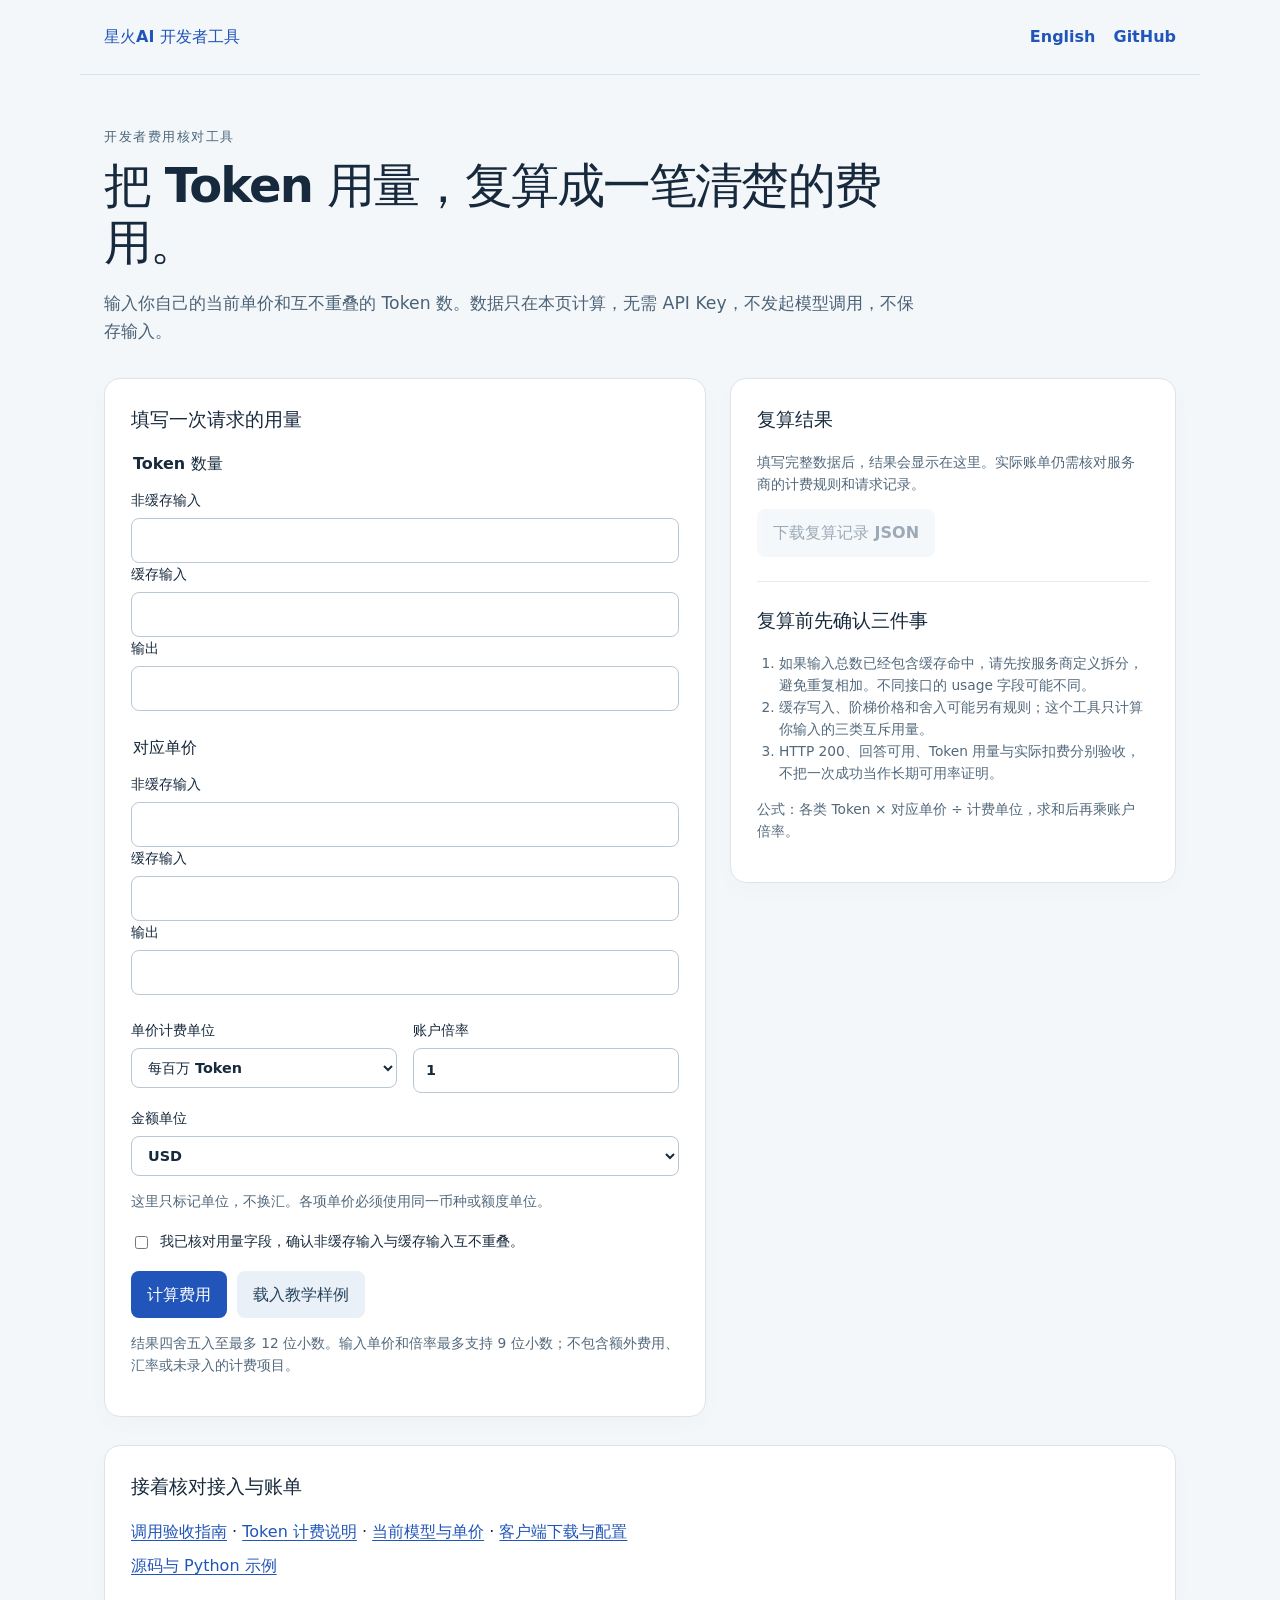
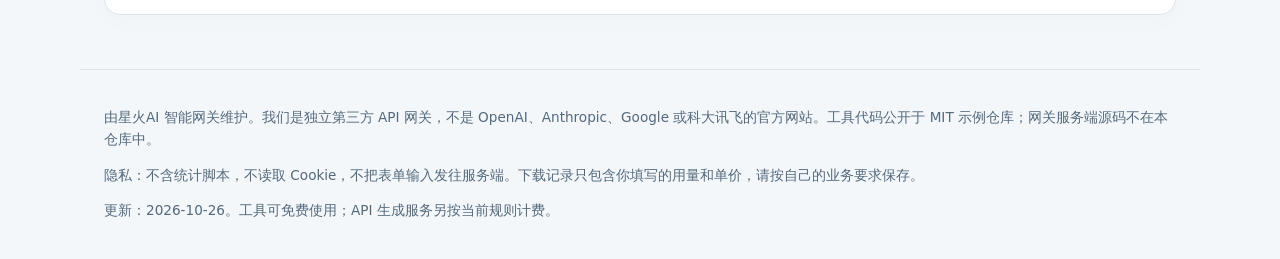
<file: docs/index.html>
<!doctype html>
<html lang="zh-CN"><head><meta name="msvalidate.01" content="32C42AF16C4BE6F711ACE93FC1A48E85" /><meta name="google-site-verification" content="NCB5ia8crbYIGJXTx5_PARmyH74356doxOQrdIDNysc" /><meta charset="utf-8"><meta name="viewport" content="width=device-width, initial-scale=1">
<title>AI API Token 费用复算工具｜星火AI 智能网关</title><meta name="description" content="输入非缓存输入、缓存输入和输出 Token 及自己的当前单价，复算 API 费用。支持千 Token、百万 Token 和账户倍率，中英文界面，计算在本地完成。"><meta name="robots" content="index,follow"><meta name="referrer" content="strict-origin-when-cross-origin">
<link rel="canonical" href="https://jiaye-apple.github.io/xinghuo-ai-examples/"><link rel="alternate" hreflang="zh-CN" href="https://jiaye-apple.github.io/xinghuo-ai-examples/"><link rel="alternate" hreflang="en" href="https://jiaye-apple.github.io/xinghuo-ai-examples/en/"><link rel="alternate" hreflang="x-default" href="https://jiaye-apple.github.io/xinghuo-ai-examples/en/">
<link rel="icon" href="https://ai.wfpromax.xyz/guides/brand-icon-94f8271dd7fd.png"><meta property="og:image" content="https://ai.wfpromax.xyz/guides/brand-icon-94f8271dd7fd.png"><meta name="twitter:card" content="summary"><meta property="og:type" content="website"><meta property="og:title" content="AI API Token 费用复算工具｜星火AI 智能网关"><meta property="og:description" content="输入非缓存输入、缓存输入和输出 Token 及自己的当前单价，复算 API 费用。支持千 Token、百万 Token 和账户倍率，中英文界面，计算在本地完成。"><meta property="og:url" content="https://jiaye-apple.github.io/xinghuo-ai-examples/">
<link rel="stylesheet" href="assets/style.css"><script defer src="assets/calculator.js"></script><script type="application/ld+json">{"@context": "https://schema.org", "@type": "WebApplication", "name": "AI API Token 费用复算工具｜星火AI 智能网关", "url": "https://jiaye-apple.github.io/xinghuo-ai-examples/", "description": "输入非缓存输入、缓存输入和输出 Token 及自己的当前单价，复算 API 费用。支持千 Token、百万 Token 和账户倍率，中英文界面，计算在本地完成。", "inLanguage": "zh-CN", "applicationCategory": "DeveloperApplication", "operatingSystem": "Any", "offers": {"@type": "Offer", "price": "0", "priceCurrency": "USD"}, "author": {"@type": "Organization", "name": "Xinghuo AI Gateway / 星火AI 智能网关", "url": "https://ai.wfpromax.xyz/"}}</script></head>
<body><header><a href="https://ai.wfpromax.xyz/?utm_source=github_pages&amp;utm_medium=referral&amp;utm_campaign=token_worksheet">星火AI 开发者工具</a><nav aria-label="Language"><a href="en/" lang="en">English</a><a href="https://github.com/Jiaye-apple/xinghuo-ai-examples">GitHub</a></nav></header>
<main><p class="eyebrow">开发者费用核对工具</p><h1>把 Token 用量，复算成一笔清楚的费用。</h1><p class="intro">输入你自己的当前单价和互不重叠的 Token 数。数据只在本页计算，无需 API Key，不发起模型调用，不保存输入。</p>
<div class="workspace"><section class="panel"><h2>填写一次请求的用量</h2><form>
<fieldset><legend>Token 数量</legend><label for="input">非缓存输入<input id="input" name="input" inputmode="numeric" autocomplete="off" required value="" aria-describedby="precision"></label><label for="cache">缓存输入<input id="cache" name="cache" inputmode="numeric" autocomplete="off" required value="" aria-describedby="precision"></label><label for="output">输出<input id="output" name="output" inputmode="numeric" autocomplete="off" required value="" aria-describedby="precision"></label></fieldset><fieldset><legend>对应单价</legend><label for="inputRate">非缓存输入<input id="inputRate" name="inputRate" inputmode="decimal" autocomplete="off" required value="" aria-describedby="precision"></label><label for="cacheRate">缓存输入<input id="cacheRate" name="cacheRate" inputmode="decimal" autocomplete="off" required value="" aria-describedby="precision"></label><label for="outputRate">输出<input id="outputRate" name="outputRate" inputmode="decimal" autocomplete="off" required value="" aria-describedby="precision"></label></fieldset>
<div class="row"><label for="unit">单价计费单位<select id="unit" name="unit"><option value="1000000">每百万 Token</option><option value="1000">每千 Token</option></select></label><label for="multiplier">账户倍率<input id="multiplier" name="multiplier" inputmode="decimal" autocomplete="off" required value="1" aria-describedby="precision"></label></div>
<label for="currency">金额单位<select id="currency" name="currency"><option>USD</option><option>CNY</option><option value="credits">额度单位</option></select></label><p class="small">这里只标记单位，不换汇。各项单价必须使用同一币种或额度单位。</p>
<label class="check"><input type="checkbox" name="disjoint">我已核对用量字段，确认非缓存输入与缓存输入互不重叠。</label><div class="actions"><button id="calculate" type="button">计算费用</button><button id="sample" class="secondary" type="button">载入教学样例</button></div><p id="error" role="alert"></p></form>
<p id="sample-note" class="notice small" hidden>当前为合成教学样例，Token 数和价格均为假设，不是星火AI当前报价。</p><p id="precision" class="small">结果四舍五入至最多 12 位小数。输入单价和倍率最多支持 9 位小数；不包含额外费用、汇率或未录入的计费项目。</p><noscript><p class="notice">请启用 JavaScript 进行本地计算；下面的公式仍可手工复算。</p></noscript></section>
<aside><section class="panel"><h2>复算结果</h2><p class="small">填写完整数据后，结果会显示在这里。实际账单仍需核对服务商的计费规则和请求记录。</p><div id="result" role="status" aria-live="polite" hidden><div class="result-label">应用倍率后的估算金额</div><div class="amount"><span data-result="total"></span> <span class="currency" data-currency></span></div><dl><div><dt>非缓存输入</dt><dd data-result="input"></dd></div><div><dt>缓存输入</dt><dd data-result="cache"></dd></div><div><dt>输出</dt><dd data-result="output"></dd></div><div><dt>基础费用</dt><dd data-result="base"></dd></div></dl></div><button type="button" id="download" class="secondary" disabled>下载复算记录 JSON</button><hr><h2>复算前先确认三件事</h2><ol class="steps small"><li>如果输入总数已经包含缓存命中，请先按服务商定义拆分，避免重复相加。不同接口的 usage 字段可能不同。</li><li>缓存写入、阶梯价格和舍入可能另有规则；这个工具只计算你输入的三类互斥用量。</li><li>HTTP 200、回答可用、Token 用量与实际扣费分别验收，不把一次成功当作长期可用率证明。</li></ol><p class="small">公式：各类 Token × 对应单价 ÷ 计费单位，求和后再乘账户倍率。</p></section></aside></div>
<section class="panel resources"><h2>接着核对接入与账单</h2><p><a href="https://ai.wfpromax.xyz/guides/api-verification.html?utm_source=github_pages&amp;utm_medium=referral&amp;utm_campaign=token_worksheet">调用验收指南</a> · <a href="https://ai.wfpromax.xyz/guides/token-billing.html">Token 计费说明</a> · <a href="https://ai.wfpromax.xyz/available-channels">当前模型与单价</a> · <a href="https://ai.wfpromax.xyz/downloads">客户端下载与配置</a></p><p><a href="https://github.com/Jiaye-apple/xinghuo-ai-examples">源码与 Python 示例</a></p></section></main>
<footer><p>由星火AI 智能网关维护。我们是独立第三方 API 网关，不是 OpenAI、Anthropic、Google 或科大讯飞的官方网站。工具代码公开于 MIT 示例仓库；网关服务端源码不在本仓库中。</p><p>隐私：不含统计脚本，不读取 Cookie，不把表单输入发往服务端。下载记录只包含你填写的用量和单价，请按自己的业务要求保存。</p><p>更新：2026-10-26。工具可免费使用；API 生成服务另按当前规则计费。</p></footer></body></html>
</file>
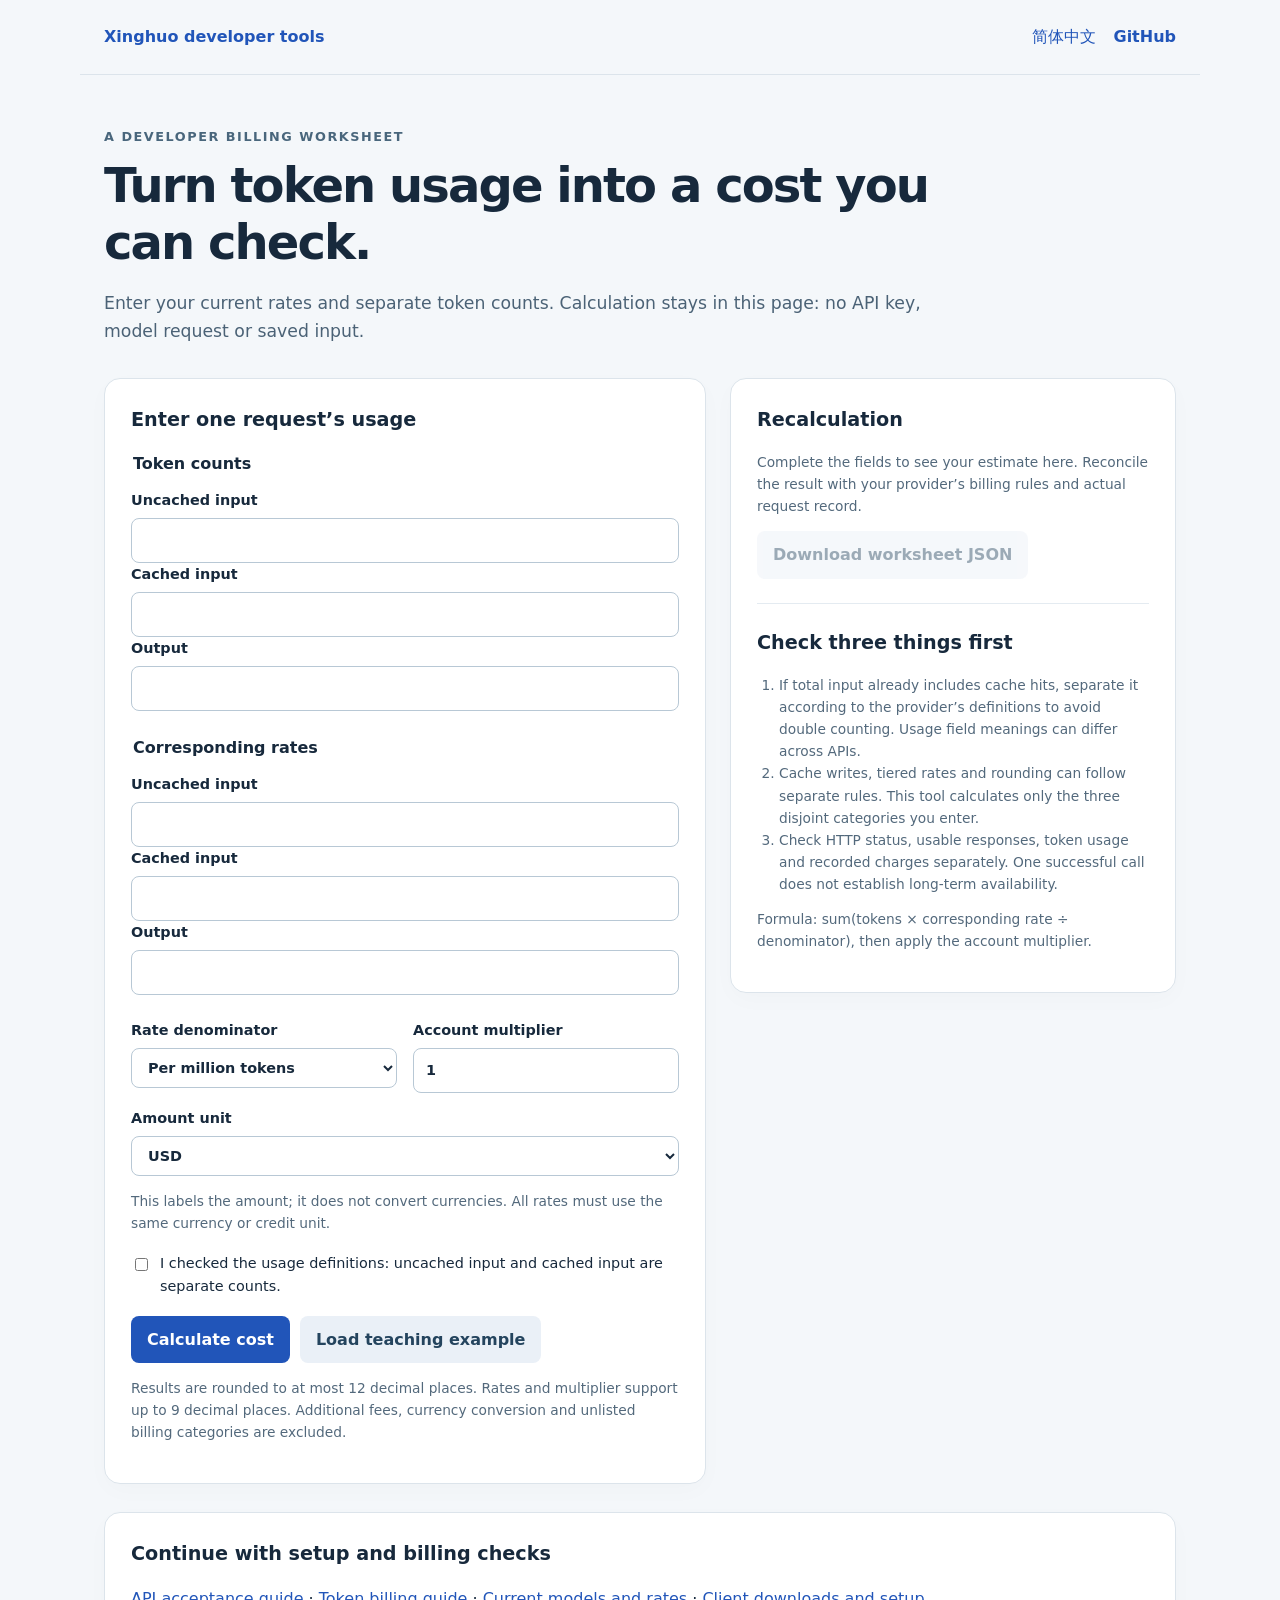
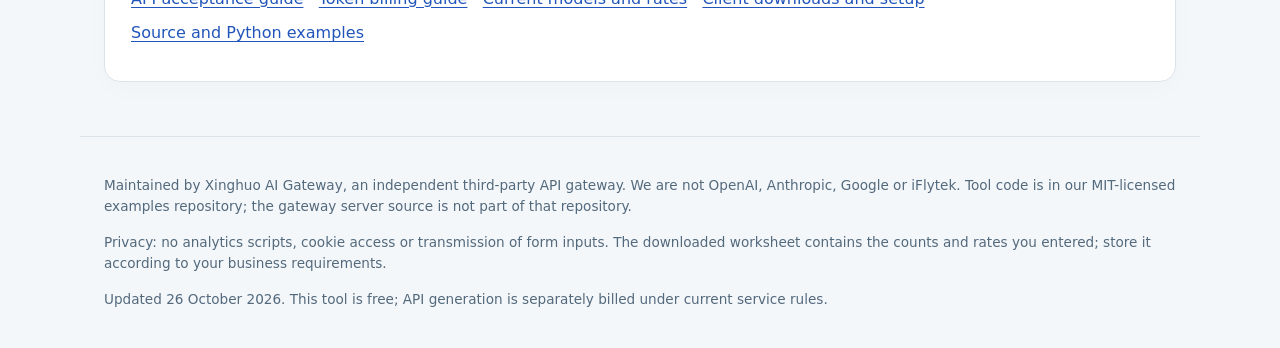
<file: docs/en/index.html>
<!doctype html>
<html lang="en"><head><meta charset="utf-8"><meta name="viewport" content="width=device-width, initial-scale=1">
<title>AI API Token Cost Calculator | Xinghuo AI Gateway</title><meta name="description" content="Recalculate API token costs using your own uncached input, cached input, output rates and account multiplier. Supports per-thousand and per-million rates. Local calculation; no API key."><meta name="robots" content="index,follow"><meta name="referrer" content="strict-origin-when-cross-origin">
<link rel="canonical" href="https://jiaye-apple.github.io/xinghuo-ai-examples/en/"><link rel="alternate" hreflang="zh-CN" href="https://jiaye-apple.github.io/xinghuo-ai-examples/"><link rel="alternate" hreflang="en" href="https://jiaye-apple.github.io/xinghuo-ai-examples/en/"><link rel="alternate" hreflang="x-default" href="https://jiaye-apple.github.io/xinghuo-ai-examples/en/">
<link rel="icon" href="https://ai.wfpromax.xyz/guides/brand-icon-94f8271dd7fd.png"><meta property="og:image" content="https://ai.wfpromax.xyz/guides/brand-icon-94f8271dd7fd.png"><meta name="twitter:card" content="summary"><meta property="og:type" content="website"><meta property="og:title" content="AI API Token Cost Calculator | Xinghuo AI Gateway"><meta property="og:description" content="Recalculate API token costs using your own uncached input, cached input, output rates and account multiplier. Supports per-thousand and per-million rates. Local calculation; no API key."><meta property="og:url" content="https://jiaye-apple.github.io/xinghuo-ai-examples/en/">
<link rel="stylesheet" href="../assets/style.css"><script defer src="../assets/calculator.js"></script><script type="application/ld+json">{"@context": "https://schema.org", "@type": "WebApplication", "name": "AI API Token Cost Calculator | Xinghuo AI Gateway", "url": "https://jiaye-apple.github.io/xinghuo-ai-examples/en/", "description": "Recalculate API token costs using your own uncached input, cached input, output rates and account multiplier. Supports per-thousand and per-million rates. Local calculation; no API key.", "inLanguage": "en", "applicationCategory": "DeveloperApplication", "operatingSystem": "Any", "offers": {"@type": "Offer", "price": "0", "priceCurrency": "USD"}, "author": {"@type": "Organization", "name": "Xinghuo AI Gateway / 星火AI 智能网关", "url": "https://ai.wfpromax.xyz/"}}</script></head>
<body><header><a href="https://ai.wfpromax.xyz/?utm_source=github_pages&amp;utm_medium=referral&amp;utm_campaign=token_worksheet">Xinghuo developer tools</a><nav aria-label="Language"><a href="../" lang="zh-CN">简体中文</a><a href="https://github.com/Jiaye-apple/xinghuo-ai-examples">GitHub</a></nav></header>
<main><p class="eyebrow">A developer billing worksheet</p><h1>Turn token usage into a cost you can check.</h1><p class="intro">Enter your current rates and separate token counts. Calculation stays in this page: no API key, model request or saved input.</p>
<div class="workspace"><section class="panel"><h2>Enter one request’s usage</h2><form>
<fieldset><legend>Token counts</legend><label for="input">Uncached input<input id="input" name="input" inputmode="numeric" autocomplete="off" required value="" aria-describedby="precision"></label><label for="cache">Cached input<input id="cache" name="cache" inputmode="numeric" autocomplete="off" required value="" aria-describedby="precision"></label><label for="output">Output<input id="output" name="output" inputmode="numeric" autocomplete="off" required value="" aria-describedby="precision"></label></fieldset><fieldset><legend>Corresponding rates</legend><label for="inputRate">Uncached input<input id="inputRate" name="inputRate" inputmode="decimal" autocomplete="off" required value="" aria-describedby="precision"></label><label for="cacheRate">Cached input<input id="cacheRate" name="cacheRate" inputmode="decimal" autocomplete="off" required value="" aria-describedby="precision"></label><label for="outputRate">Output<input id="outputRate" name="outputRate" inputmode="decimal" autocomplete="off" required value="" aria-describedby="precision"></label></fieldset>
<div class="row"><label for="unit">Rate denominator<select id="unit" name="unit"><option value="1000000">Per million tokens</option><option value="1000">Per thousand tokens</option></select></label><label for="multiplier">Account multiplier<input id="multiplier" name="multiplier" inputmode="decimal" autocomplete="off" required value="1" aria-describedby="precision"></label></div>
<label for="currency">Amount unit<select id="currency" name="currency"><option>USD</option><option>CNY</option><option value="credits">Usage credits</option></select></label><p class="small">This labels the amount; it does not convert currencies. All rates must use the same currency or credit unit.</p>
<label class="check"><input type="checkbox" name="disjoint">I checked the usage definitions: uncached input and cached input are separate counts.</label><div class="actions"><button id="calculate" type="button">Calculate cost</button><button id="sample" class="secondary" type="button">Load teaching example</button></div><p id="error" role="alert"></p></form>
<p id="sample-note" class="notice small" hidden>Synthetic teaching example: token counts and prices are invented, not current Xinghuo prices.</p><p id="precision" class="small">Results are rounded to at most 12 decimal places. Rates and multiplier support up to 9 decimal places. Additional fees, currency conversion and unlisted billing categories are excluded.</p><noscript><p class="notice">Enable JavaScript for local calculation, or use the formula below manually.</p></noscript></section>
<aside><section class="panel"><h2>Recalculation</h2><p class="small">Complete the fields to see your estimate here. Reconcile the result with your provider’s billing rules and actual request record.</p><div id="result" role="status" aria-live="polite" hidden><div class="result-label">Estimated amount after multiplier</div><div class="amount"><span data-result="total"></span> <span class="currency" data-currency></span></div><dl><div><dt>Uncached input</dt><dd data-result="input"></dd></div><div><dt>Cached input</dt><dd data-result="cache"></dd></div><div><dt>Output</dt><dd data-result="output"></dd></div><div><dt>Base cost</dt><dd data-result="base"></dd></div></dl></div><button type="button" id="download" class="secondary" disabled>Download worksheet JSON</button><hr><h2>Check three things first</h2><ol class="steps small"><li>If total input already includes cache hits, separate it according to the provider’s definitions to avoid double counting. Usage field meanings can differ across APIs.</li><li>Cache writes, tiered rates and rounding can follow separate rules. This tool calculates only the three disjoint categories you enter.</li><li>Check HTTP status, usable responses, token usage and recorded charges separately. One successful call does not establish long-term availability.</li></ol><p class="small">Formula: sum(tokens × corresponding rate ÷ denominator), then apply the account multiplier.</p></section></aside></div>
<section class="panel resources"><h2>Continue with setup and billing checks</h2><p><a href="https://ai.wfpromax.xyz/guides/en/api-verification.html?utm_source=github_pages&amp;utm_medium=referral&amp;utm_campaign=token_worksheet">API acceptance guide</a> · <a href="https://ai.wfpromax.xyz/guides/en/token-billing.html">Token billing guide</a> · <a href="https://ai.wfpromax.xyz/available-channels">Current models and rates</a> · <a href="https://ai.wfpromax.xyz/downloads">Client downloads and setup</a></p><p><a href="https://github.com/Jiaye-apple/xinghuo-ai-examples">Source and Python examples</a></p></section></main>
<footer><p>Maintained by Xinghuo AI Gateway, an independent third-party API gateway. We are not OpenAI, Anthropic, Google or iFlytek. Tool code is in our MIT-licensed examples repository; the gateway server source is not part of that repository.</p><p>Privacy: no analytics scripts, cookie access or transmission of form inputs. The downloaded worksheet contains the counts and rates you entered; store it according to your business requirements.</p><p>Updated 26 October 2026. This tool is free; API generation is separately billed under current service rules.</p></footer></body></html>
</file>
<file: docs/assets/style.css>
:root{font-family:ui-sans-serif,system-ui,-apple-system,"Segoe UI",sans-serif;color:#17293c;background:#f4f7fa;font-synthesis:none;line-height:1.6}*{box-sizing:border-box}body{margin:0}a{color:#2155b9;text-underline-offset:3px}header,main,footer{max-width:1120px;margin:auto;padding:24px}header{display:flex;justify-content:space-between;gap:20px;align-items:center;border-bottom:1px solid #dce4eb}header a{font-weight:650;text-decoration:none}nav{display:flex;gap:18px}.eyebrow{font-size:.8rem;letter-spacing:.12em;text-transform:uppercase;color:#49667c;font-weight:700;margin:28px 0 10px}h1{font-size:clamp(2rem,4vw,3rem);line-height:1.18;letter-spacing:-.04em;max-width:850px;margin:0 0 20px}h2{font-size:1.2rem;margin:0 0 16px}.intro{max-width:820px;color:#4b6276;font-size:1.08rem}.workspace{display:grid;grid-template-columns:minmax(0,1.35fr) minmax(270px,1fr);gap:24px;margin-top:32px}.panel{background:white;border:1px solid #dce4eb;border-radius:16px;padding:26px;box-shadow:0 7px 25px #19344a05}fieldset{border:0;padding:0;margin:0 0 24px}legend{font-weight:700;margin-bottom:12px}.row{display:grid;grid-template-columns:1fr 1fr;gap:16px;margin-bottom:14px}label{display:block;font-size:.9rem;font-weight:600}input:not([type=checkbox]),select{display:block;width:100%;margin-top:6px;border:1px solid #b8c8d5;border-radius:8px;padding:10px 12px;font:inherit;color:inherit;background:#fff}input:focus,select:focus,button:focus-visible,a:focus-visible{outline:3px solid #9dc8ff;outline-offset:2px}.check{display:flex;align-items:flex-start;gap:9px;font-weight:400;font-size:.9rem;margin:18px 0}.check input{margin-top:6px;flex-shrink:0}.actions{display:flex;gap:10px;flex-wrap:wrap}button{border:0;border-radius:8px;background:#2155b9;color:white;padding:11px 16px;font:inherit;font-weight:650;cursor:pointer}button.secondary{background:#eaf0f7;color:#24445e}button:disabled{opacity:.45;cursor:default}.small{font-size:.86rem;color:#53697c}.notice{border-left:3px solid #c49138;padding:10px 14px;background:#fff8e9;border-radius:0 8px 8px 0}.result-label{color:#53697c;font-size:.9rem}.amount{font-size:clamp(1.7rem,3vw,2.2rem);font-weight:750;letter-spacing:-.03em;overflow-wrap:anywhere}.currency{font-size:.9rem;letter-spacing:0;color:#53697c}dl{margin:22px 0}dl div{display:flex;justify-content:space-between;gap:15px;padding:9px 0;border-bottom:1px solid #e4ebf1}dt{color:#53697c}dd{margin:0;font-variant-numeric:tabular-nums;overflow-wrap:anywhere}#error{color:#a52628;margin:10px 0;font-size:.92rem}#error:empty{display:none}[hidden]{display:none!important}.resources{margin-top:28px}.resources p{margin:9px 0}.steps{padding-left:22px}footer{font-size:.85rem;color:#53697c;border-top:1px solid #dce4eb;margin-top:30px}code{background:#eef3f7;padding:2px 5px;border-radius:4px;overflow-wrap:anywhere}hr{border:0;border-top:1px solid #e4ebf1;margin:24px 0}@media(max-width:800px){.workspace{grid-template-columns:1fr}header,main,footer{padding:20px}.panel{padding:20px}header{align-items:flex-start}.row{gap:10px}h1{font-size:2rem}nav{gap:12px;font-size:.9rem}}@media(max-width:420px){.row{grid-template-columns:1fr}header{flex-direction:column;gap:8px}}
</file>
